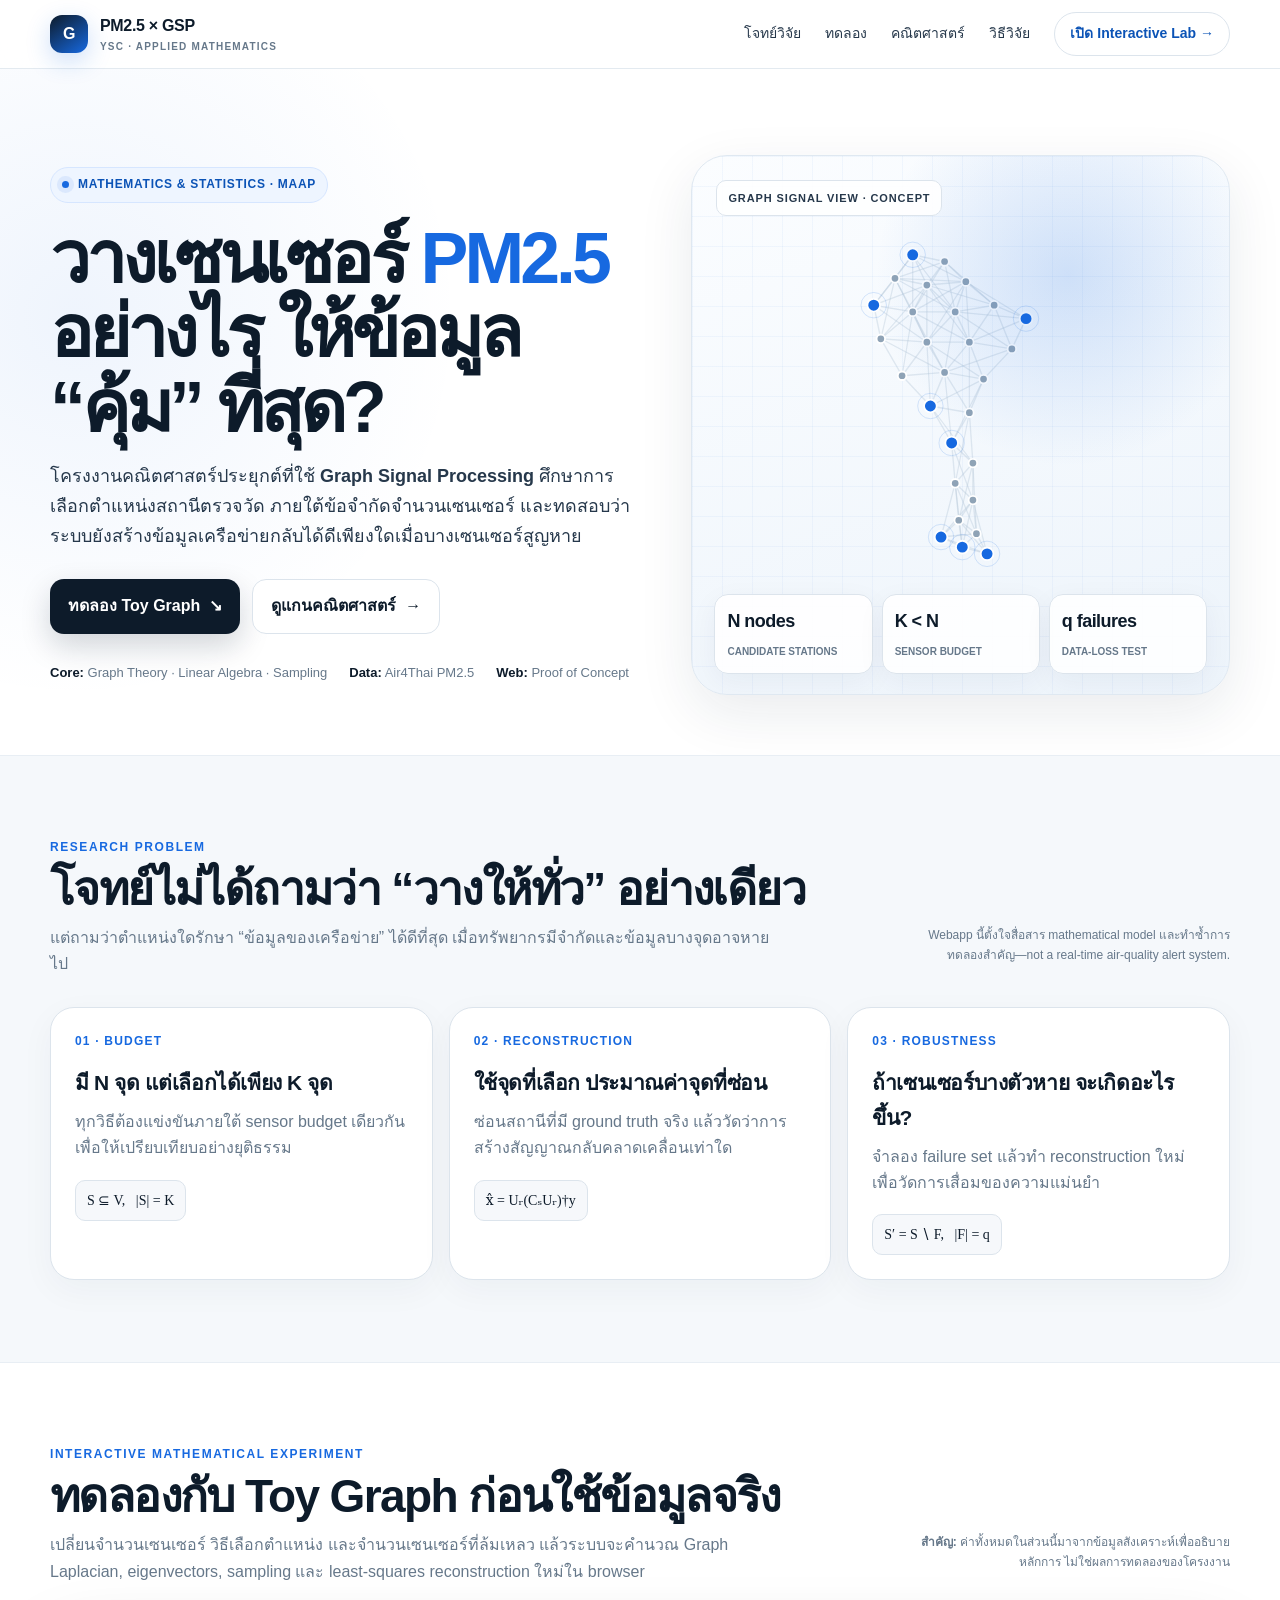
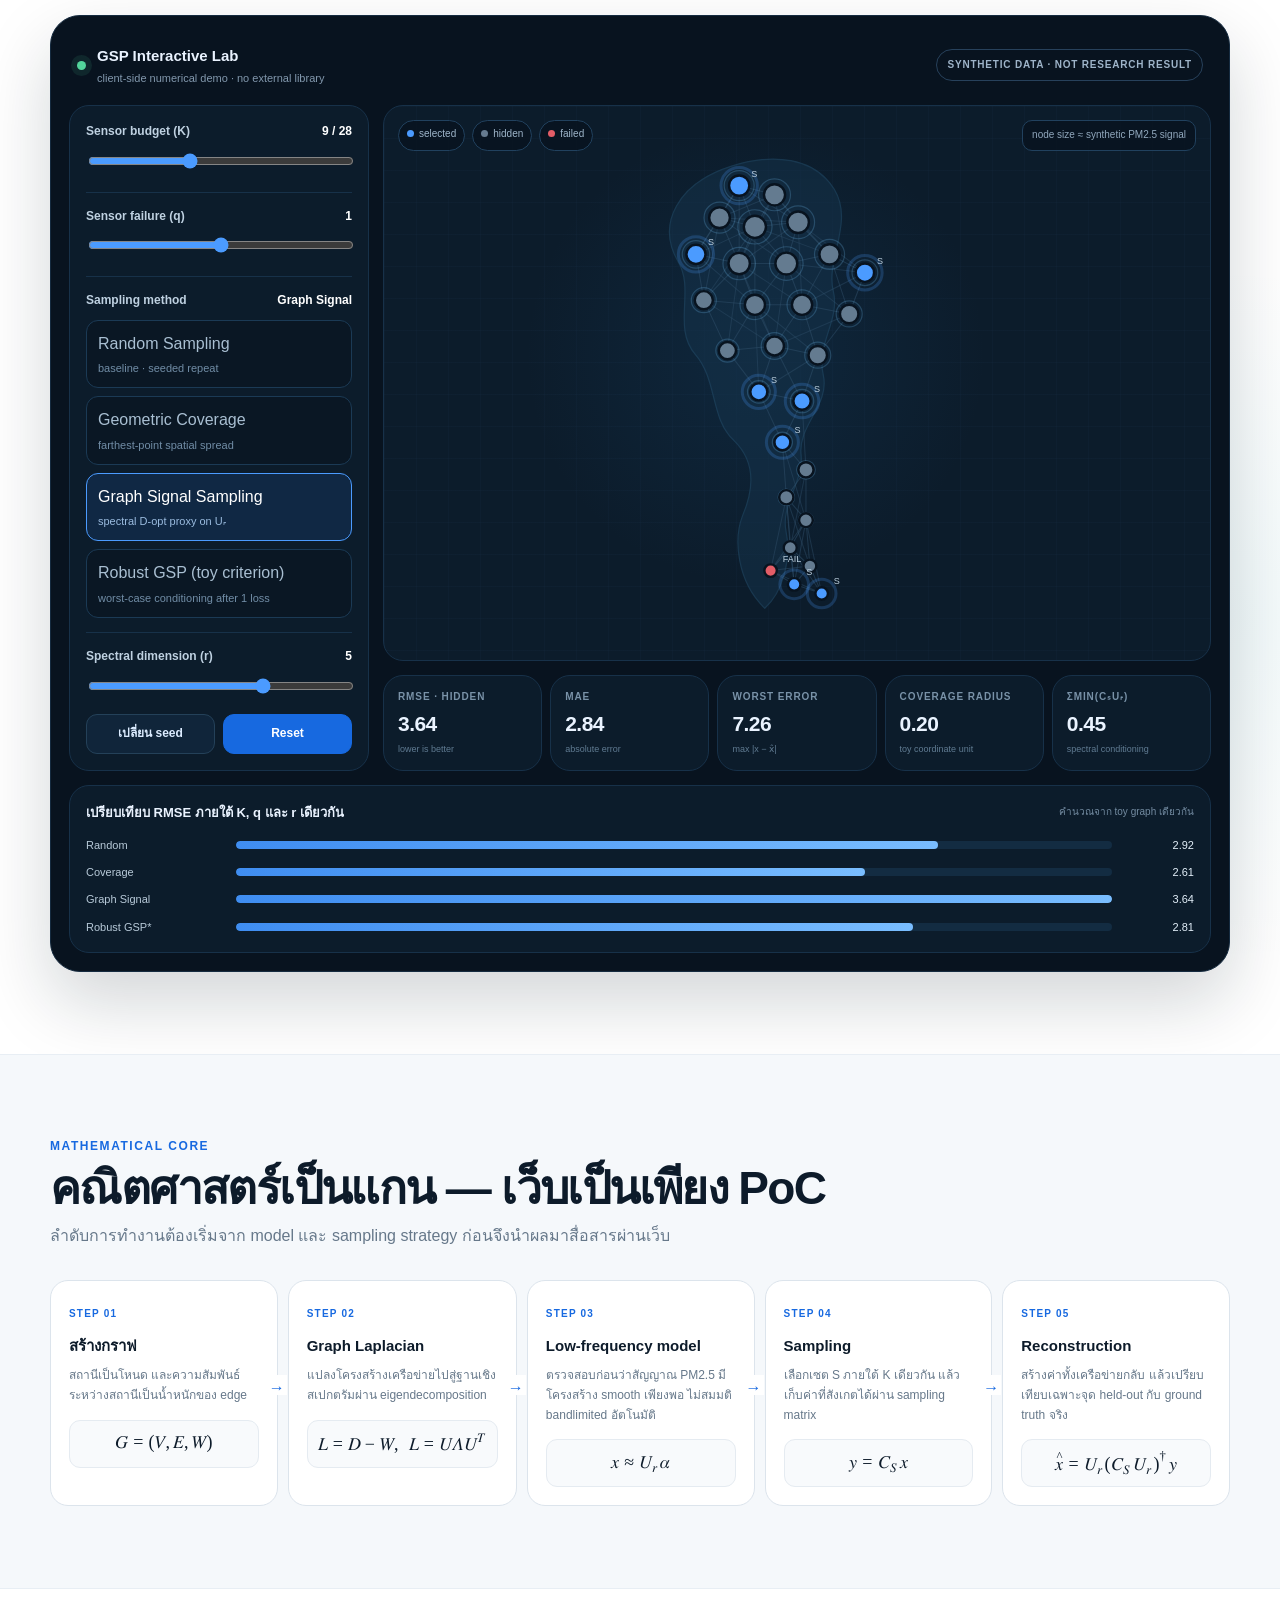
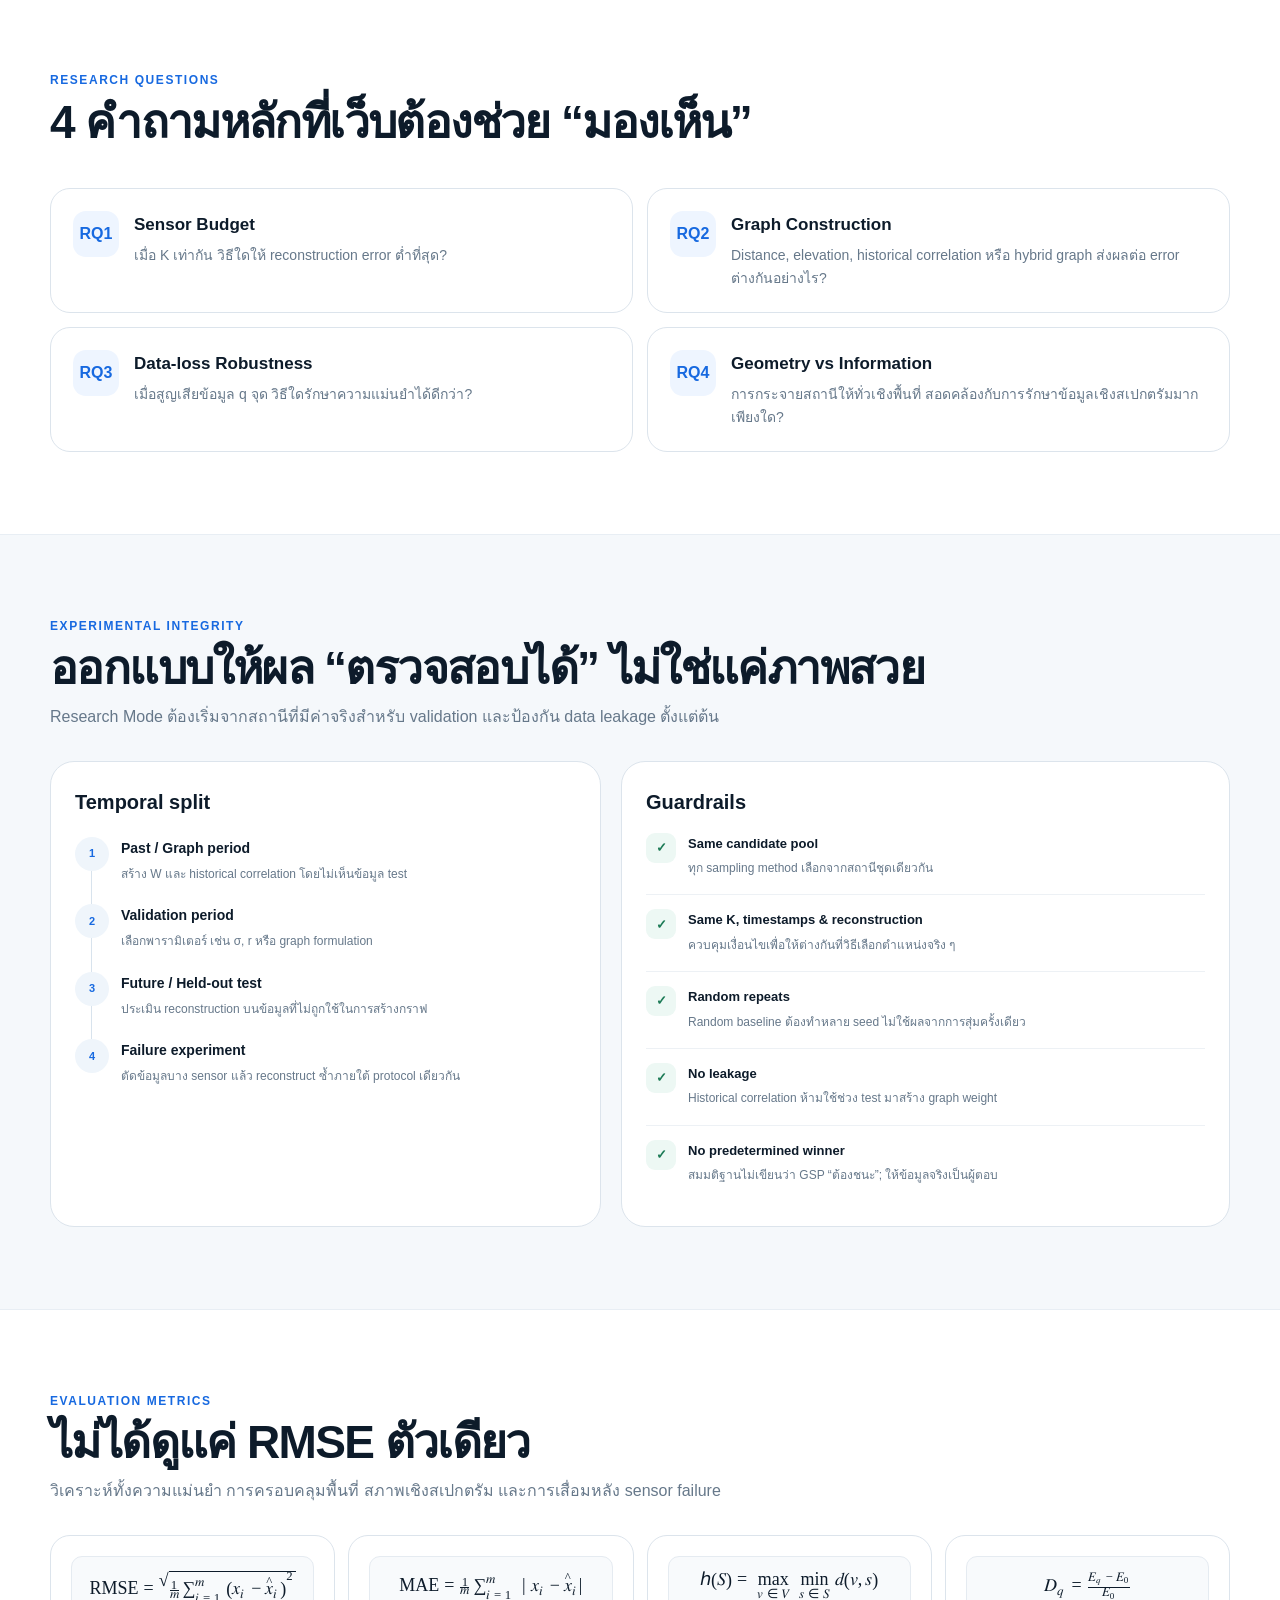
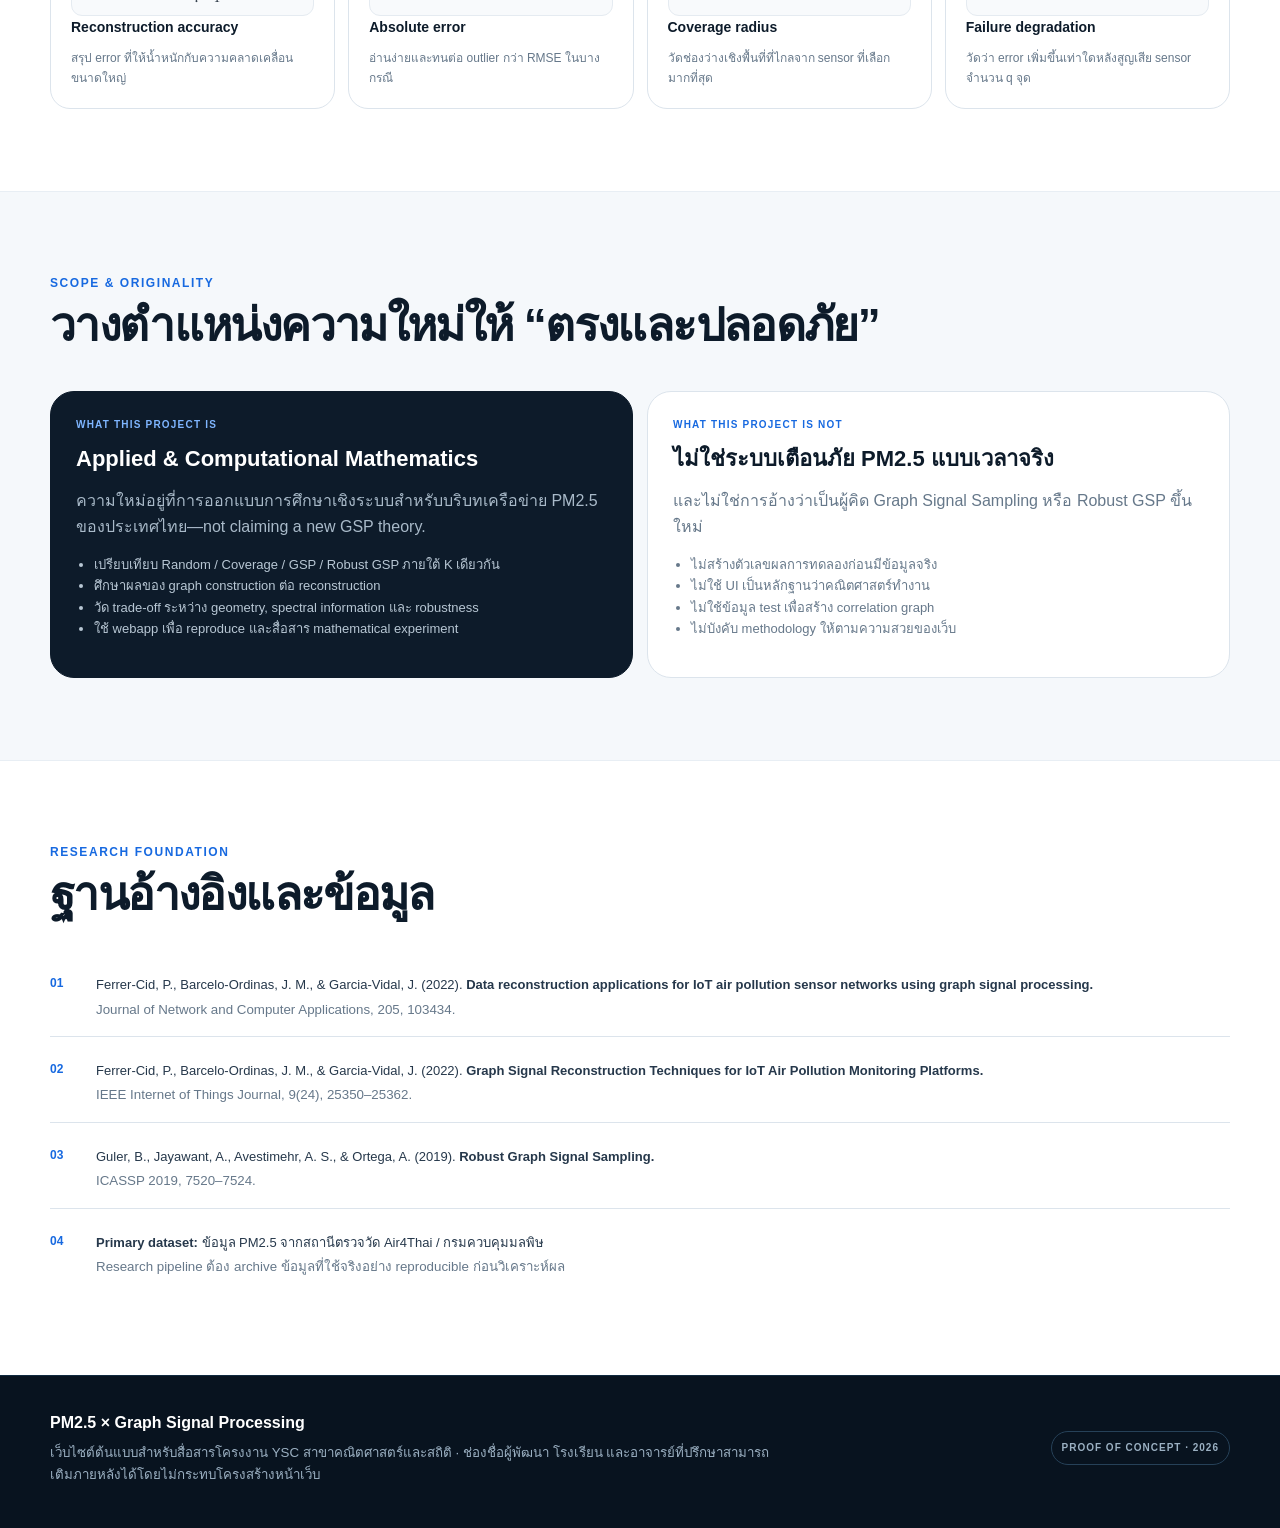
<file: index (5).html>
<!DOCTYPE html>
<html lang="th">
<head>
  <meta charset="utf-8" />
  <meta name="viewport" content="width=device-width, initial-scale=1" />
  <meta name="description" content="โครงงาน YSC: การประยุกต์ทฤษฎีสัญญาณบนกราฟเพื่อศึกษาการเลือกตำแหน่งเซนเซอร์ PM2.5 ภายใต้ข้อจำกัดจำนวนเซนเซอร์และการสูญเสียข้อมูล" />
  <meta name="theme-color" content="#f7f9fc" />
  <title>PM2.5 × Graph Signal Processing | YSC Mathematics Project</title>
  <style>
    :root{
      --ink:#0d1b2a;
      --ink-2:#26384b;
      --muted:#66788a;
      --line:#dce4ec;
      --paper:#ffffff;
      --wash:#f5f8fb;
      --blue:#1769e0;
      --blue-2:#0b53b6;
      --cyan:#0f97a8;
      --red:#c2414a;
      --amber:#b96a12;
      --green:#1b7a55;
      --shadow:0 18px 55px rgba(22,40,64,.09);
      --radius:24px;
      --radius-sm:16px;
      --max:1180px;
    }

    *{box-sizing:border-box}
    html{scroll-behavior:smooth}
    body{
      margin:0;
      color:var(--ink);
      background:
        radial-gradient(circle at 6% 5%, rgba(23,105,224,.07), transparent 24rem),
        radial-gradient(circle at 96% 35%, rgba(15,151,168,.055), transparent 22rem),
        var(--paper);
      font-family:"Noto Sans Thai","Leelawadee UI","Tahoma","Segoe UI",sans-serif;
      line-height:1.65;
      -webkit-font-smoothing:antialiased;
    }

    a{color:inherit;text-decoration:none}
    button,input,select{font:inherit}
    button{cursor:pointer}
    ::selection{background:rgba(23,105,224,.16)}
    .container{width:min(calc(100% - 40px),var(--max));margin:auto}

    .nav{
      position:sticky;top:0;z-index:50;
      backdrop-filter:blur(16px);
      background:rgba(255,255,255,.84);
      border-bottom:1px solid rgba(220,228,236,.78);
    }
    .nav-inner{
      height:68px;display:flex;align-items:center;justify-content:space-between;gap:24px;
    }
    .brand{display:flex;align-items:center;gap:12px;font-weight:850;letter-spacing:-.02em}
    .brand-mark{
      width:38px;height:38px;border-radius:12px;display:grid;place-items:center;
      color:white;background:linear-gradient(145deg,#0d1b2a,#1769e0);
      box-shadow:0 8px 24px rgba(23,105,224,.22)
    }
    .brand small{display:block;color:var(--muted);font-size:10px;font-weight:700;letter-spacing:.12em}
    .nav-links{display:flex;align-items:center;gap:24px;font-size:14px;color:var(--ink-2)}
    .nav-links a:hover{color:var(--blue)}
    .nav-cta{
      padding:9px 15px;border:1px solid var(--line);border-radius:999px;background:white;
      font-weight:750;color:var(--blue-2)
    }

    .hero{padding:86px 0 60px;overflow:hidden}
    .hero-grid{display:grid;grid-template-columns:1.04fr .96fr;gap:58px;align-items:center}
    .eyebrow{
      display:inline-flex;align-items:center;gap:9px;padding:7px 11px;border-radius:999px;
      background:#eef5ff;color:var(--blue-2);font-size:12px;font-weight:850;letter-spacing:.06em;
      border:1px solid #d6e6ff
    }
    .eyebrow-dot{width:7px;height:7px;border-radius:50%;background:var(--blue);box-shadow:0 0 0 5px rgba(23,105,224,.09)}
    h1{
      margin:18px 0 18px;font-size:clamp(40px,5.6vw,74px);line-height:1.04;letter-spacing:-.055em;
      max-width:780px
    }
    .hero-accent{color:var(--blue)}
    .hero-sub{
      max-width:690px;color:var(--ink-2);font-size:18px;margin:0 0 28px
    }
    .hero-actions{display:flex;gap:12px;flex-wrap:wrap;margin-bottom:28px}
    .btn{
      border:0;border-radius:14px;padding:13px 18px;font-weight:800;display:inline-flex;align-items:center;gap:9px;
      transition:.2s transform,.2s box-shadow,.2s background
    }
    .btn:hover{transform:translateY(-2px)}
    .btn-primary{background:var(--ink);color:white;box-shadow:0 12px 30px rgba(13,27,42,.18)}
    .btn-secondary{background:white;color:var(--ink);border:1px solid var(--line)}
    .hero-meta{display:flex;flex-wrap:wrap;gap:12px 22px;color:var(--muted);font-size:13px}
    .hero-meta strong{color:var(--ink)}

    .hero-visual{
      min-height:540px;position:relative;border-radius:36px;
      background:
        linear-gradient(rgba(23,105,224,.045) 1px,transparent 1px),
        linear-gradient(90deg,rgba(23,105,224,.045) 1px,transparent 1px),
        linear-gradient(160deg,#fbfdff,#edf4fb);
      background-size:30px 30px,30px 30px,auto;
      border:1px solid #dfe8f1;box-shadow:var(--shadow);overflow:hidden;
    }
    .hero-visual::after{
      content:"";position:absolute;inset:0;pointer-events:none;
      background:radial-gradient(circle at 70% 22%,rgba(23,105,224,.18),transparent 12rem)
    }
    .mini-label{
      position:absolute;z-index:3;top:24px;left:24px;padding:8px 11px;border-radius:10px;
      background:rgba(255,255,255,.9);border:1px solid var(--line);font-size:11px;font-weight:850;
      color:var(--ink-2);letter-spacing:.08em
    }
    #heroGraph{position:absolute;inset:56px 14px 96px;width:calc(100% - 28px);height:calc(100% - 152px)}
    .visual-bottom{
      position:absolute;left:22px;right:22px;bottom:20px;z-index:4;display:grid;grid-template-columns:repeat(3,1fr);gap:9px
    }
    .micro-card{
      padding:12px 12px 10px;background:rgba(255,255,255,.9);border:1px solid var(--line);border-radius:14px;
      box-shadow:0 8px 28px rgba(20,42,70,.05)
    }
    .micro-card b{display:block;font-size:18px;letter-spacing:-.03em}
    .micro-card span{font-size:10px;color:var(--muted);font-weight:750}

    .section{padding:82px 0}
    .section.soft{background:var(--wash);border-top:1px solid #e8eef4;border-bottom:1px solid #e8eef4}
    .section-head{display:flex;justify-content:space-between;align-items:end;gap:30px;margin-bottom:30px}
    .kicker{font-size:12px;color:var(--blue);font-weight:900;letter-spacing:.13em;text-transform:uppercase}
    h2{font-size:clamp(28px,4vw,46px);line-height:1.15;letter-spacing:-.035em;margin:5px 0 9px}
    .section-lead{max-width:720px;color:var(--muted);margin:0;font-size:16px}
    .section-note{max-width:330px;color:var(--muted);font-size:12px;text-align:right}

    .problem-grid{display:grid;grid-template-columns:repeat(3,1fr);gap:16px}
    .problem-card{
      border:1px solid var(--line);border-radius:var(--radius);padding:24px;background:white;min-height:230px;
      box-shadow:0 10px 34px rgba(20,42,70,.045)
    }
    .problem-no{color:var(--blue);font-size:12px;font-weight:900;letter-spacing:.1em}
    .problem-card h3{font-size:21px;margin:14px 0 8px;letter-spacing:-.02em}
    .problem-card p{color:var(--muted);margin:0}
    .formula-chip{
      display:inline-flex;margin-top:18px;padding:8px 11px;border-radius:10px;background:#f6f8fb;border:1px solid var(--line);
      font-family:"Cambria Math","STIX Two Math","Times New Roman",serif;font-size:14px;color:var(--ink)
    }

    .lab-shell{
      background:#08131f;color:#eaf3ff;border-radius:30px;padding:18px;border:1px solid #152b40;
      box-shadow:0 30px 70px rgba(9,25,41,.18)
    }
    .lab-top{
      display:flex;justify-content:space-between;align-items:center;gap:20px;padding:9px 8px 18px
    }
    .lab-title{display:flex;align-items:center;gap:11px}
    .status-dot{width:9px;height:9px;border-radius:50%;background:#52d49b;box-shadow:0 0 0 6px rgba(82,212,155,.1)}
    .lab-title b{font-size:15px}.lab-title span{display:block;color:#8298ad;font-size:11px}
    .toy-badge{font-size:10px;font-weight:850;letter-spacing:.08em;padding:7px 10px;border-radius:999px;border:1px solid #27415b;color:#9eb4c9}

    .lab-grid{display:grid;grid-template-columns:300px minmax(0,1fr);gap:14px}
    .control-panel,.viz-panel,.metric-panel,.compare-panel{
      border:1px solid #173149;background:#0c1c2b;border-radius:20px
    }
    .control-panel{padding:16px}
    .control-group{padding:14px 0;border-bottom:1px solid #173149}
    .control-group:first-child{padding-top:0}
    .control-group:last-child{border-bottom:0;padding-bottom:0}
    .control-head{display:flex;justify-content:space-between;gap:12px;align-items:center;margin-bottom:9px}
    .control-head label{font-size:12px;font-weight:800;color:#bfd1e1}
    .control-value{font-size:12px;color:#fff;font-weight:850}
    input[type="range"]{width:100%;accent-color:#4b9bff}
    select{
      width:100%;background:#0a1724;color:#eaf3ff;border:1px solid #244159;border-radius:11px;padding:10px
    }
    .method-list{display:grid;gap:8px}
    .method-btn{
      text-align:left;background:#0a1724;color:#a9bfd2;border:1px solid #1b3a55;border-radius:12px;padding:10px 11px;
      transition:.18s
    }
    .method-btn:hover,.method-btn.active{border-color:#4b9bff;color:#fff;background:#102844}
    .method-btn span{display:block;font-size:11px;color:#718da6;margin-top:2px}
    .method-btn.active span{color:#9bbce0}
    .control-actions{display:grid;grid-template-columns:1fr 1fr;gap:8px;margin-top:12px}
    .lab-btn{
      border-radius:11px;border:1px solid #244159;background:#10253a;color:#dcecff;padding:9px 10px;font-size:12px;font-weight:800
    }
    .lab-btn.primary{background:#1769e0;border-color:#1769e0;color:white}

    .viz-stack{display:grid;grid-template-rows:minmax(430px,1fr) auto;gap:14px}
    .viz-panel{position:relative;overflow:hidden;min-height:430px}
    .viz-toolbar{
      position:absolute;top:14px;left:14px;right:14px;display:flex;justify-content:space-between;z-index:5;pointer-events:none
    }
    .viz-toolbar > *{pointer-events:auto}
    .legend{display:flex;gap:7px;flex-wrap:wrap}
    .legend span{background:rgba(8,19,31,.82);border:1px solid #21415e;border-radius:999px;padding:5px 8px;font-size:10px;color:#9fb6cb}
    .legend i{display:inline-block;width:7px;height:7px;border-radius:50%;margin-right:5px}
    .legend .l-selected i{background:#4b9bff}.legend .l-hidden i{background:#667b90}.legend .l-failed i{background:#e35d67}
    .viz-caption{
      background:rgba(8,19,31,.82);border:1px solid #21415e;border-radius:10px;padding:6px 9px;font-size:10px;color:#91a8bd
    }
    #graphSvg{width:100%;height:100%;min-height:430px;display:block;background:
      radial-gradient(circle at 45% 45%,rgba(28,90,142,.18),transparent 42%),
      linear-gradient(rgba(57,97,129,.055) 1px,transparent 1px),
      linear-gradient(90deg,rgba(57,97,129,.055) 1px,transparent 1px);
      background-size:auto,32px 32px,32px 32px
    }
    .thailand-ghost{fill:#15324a;stroke:#234e6c;stroke-width:1.2;opacity:.55}
    .edge{stroke:#31516c;stroke-width:1;opacity:.42}
    .node-halo{fill:none;stroke:#4b9bff;stroke-width:3;opacity:.22}
    .node{stroke:#08131f;stroke-width:2.4}
    .node.hidden{fill:#647b90}.node.selected{fill:#4b9bff}.node.failed{fill:#e35d67}
    .node-label{font-size:9px;fill:#bdd0df;pointer-events:none}
    .signal-ring{fill:none;stroke:#76c7ff;stroke-width:1.2;opacity:.22}

    .metric-row{display:grid;grid-template-columns:repeat(5,1fr);gap:8px}
    .metric-panel{padding:13px 14px}
    .metric-label{font-size:10px;color:#7992a8;text-transform:uppercase;letter-spacing:.09em;font-weight:800}
    .metric-value{font-size:21px;font-weight:880;letter-spacing:-.025em;margin-top:2px}
    .metric-sub{font-size:9px;color:#607b92}
    .metric-value.good{color:#6bd5a5}.metric-value.warn{color:#f0bd72}

    .compare-panel{margin-top:14px;padding:16px}
    .compare-head{display:flex;justify-content:space-between;gap:14px;align-items:center;margin-bottom:13px}
    .compare-head b{font-size:13px}.compare-head span{font-size:10px;color:#738ba1}
    .compare-list{display:grid;gap:9px}
    .compare-row{display:grid;grid-template-columns:140px 1fr 72px;gap:10px;align-items:center;font-size:11px}
    .compare-name{color:#b8cad9}
    .bar-track{height:8px;border-radius:999px;background:#132c42;overflow:hidden}
    .bar-fill{height:100%;border-radius:999px;background:linear-gradient(90deg,#3f8df1,#79bdff);width:30%}
    .compare-num{text-align:right;color:#e4f0fa;font-variant-numeric:tabular-nums}

    .math-flow{display:grid;grid-template-columns:repeat(5,1fr);gap:10px}
    .math-step{
      position:relative;border:1px solid var(--line);border-radius:18px;padding:18px;background:#fff;min-height:190px
    }
    .math-step:not(:last-child)::after{
      content:"→";position:absolute;right:-10px;top:42%;z-index:2;width:20px;height:20px;display:grid;place-items:center;
      background:white;color:var(--blue);font-weight:900
    }
    .math-step .step-no{font-size:10px;color:var(--blue);font-weight:900;letter-spacing:.12em}
    .math-step h3{font-size:15px;margin:9px 0 7px}
    .math-step p{font-size:12px;color:var(--muted);margin:0}
    .eq{
      min-height:48px;margin:14px 0 0;padding:10px;border:1px solid #e5ebf1;background:#f8fafc;border-radius:11px;
      display:flex;align-items:center;justify-content:center;overflow-x:auto;
      font-family:"Cambria Math","STIX Two Math","Times New Roman",serif
    }
    math{font-family:"Cambria Math","STIX Two Math","Times New Roman",serif;font-size:18px}

    .rq-grid{display:grid;grid-template-columns:repeat(2,1fr);gap:14px}
    .rq{
      border:1px solid var(--line);border-radius:20px;padding:22px;background:white;display:grid;grid-template-columns:auto 1fr;gap:15px
    }
    .rq-code{width:46px;height:46px;border-radius:13px;display:grid;place-items:center;background:#eef5ff;color:var(--blue);font-weight:900}
    .rq h3{margin:0 0 5px;font-size:17px}.rq p{margin:0;color:var(--muted);font-size:14px}

    .integrity-grid{display:grid;grid-template-columns:.95fr 1.05fr;gap:20px}
    .timeline-card,.integrity-card{border:1px solid var(--line);background:white;border-radius:24px;padding:24px}
    .timeline{display:grid;gap:0;margin-top:18px}
    .timeline-item{display:grid;grid-template-columns:34px 1fr;gap:12px;position:relative;padding-bottom:18px}
    .timeline-item:last-child{padding-bottom:0}
    .timeline-item:not(:last-child)::before{content:"";position:absolute;left:16px;top:30px;bottom:0;width:1px;background:#d8e3ed}
    .timeline-dot{width:34px;height:34px;border-radius:50%;display:grid;place-items:center;background:#eff5fb;color:var(--blue);font-size:11px;font-weight:900;z-index:1}
    .timeline-item b{display:block;font-size:14px}.timeline-item span{font-size:12px;color:var(--muted)}
    .integrity-card h3,.timeline-card h3{margin:0;font-size:20px}
    .guardrail{display:flex;gap:12px;align-items:flex-start;padding:14px 0;border-bottom:1px solid #edf1f5}
    .guardrail:last-child{border-bottom:0}
    .guardrail-icon{width:30px;height:30px;border-radius:9px;display:grid;place-items:center;background:#edf8f4;color:var(--green);font-size:13px;font-weight:900;flex:0 0 auto}
    .guardrail b{font-size:13px;display:block}.guardrail span{font-size:12px;color:var(--muted)}

    .metric-cards{display:grid;grid-template-columns:repeat(4,1fr);gap:13px}
    .metric-card{border:1px solid var(--line);border-radius:20px;padding:20px;background:white}
    .metric-card h3{margin:0 0 10px;font-size:14px}.metric-card p{font-size:12px;color:var(--muted);margin:10px 0 0}
    .metric-card .eq{min-height:60px;margin-top:0}

    .scope-grid{display:grid;grid-template-columns:1fr 1fr;gap:14px}
    .scope-card{border-radius:24px;padding:25px;border:1px solid var(--line);background:white}
    .scope-card.primary{background:#0d1b2a;color:white;border-color:#0d1b2a}
    .scope-card .scope-tag{font-size:10px;font-weight:900;letter-spacing:.12em;color:var(--blue)}
    .scope-card.primary .scope-tag{color:#7fb6ff}
    .scope-card h3{font-size:22px;margin:7px 0 11px}
    .scope-card p{margin:0;color:var(--muted)}
    .scope-card.primary p{color:#a9bac9}
    .scope-card ul{padding-left:18px;color:var(--muted);font-size:13px}
    .scope-card.primary ul{color:#b8c7d4}

    .refs{display:grid;gap:9px}
    .ref{
      display:grid;grid-template-columns:34px 1fr;gap:12px;padding:14px 0;border-bottom:1px solid var(--line)
    }
    .ref:last-child{border-bottom:0}
    .ref-no{color:var(--blue);font-weight:900;font-size:12px}
    .ref p{margin:0;font-size:13px;color:var(--ink-2)}
    .ref small{color:var(--muted)}

    .footer{
      padding:34px 0 42px;background:#08131f;color:#9bb0c2;border-top:1px solid #102a40
    }
    .footer-grid{display:flex;justify-content:space-between;gap:28px;align-items:center}
    .footer b{color:white}.footer small{display:block;max-width:720px;margin-top:5px}
    .foot-badge{border:1px solid #264158;padding:8px 10px;border-radius:999px;font-size:10px;letter-spacing:.1em;font-weight:850}

    .reveal{opacity:0;transform:translateY(14px);transition:.55s ease}
    .reveal.visible{opacity:1;transform:none}

    @media (max-width:1000px){
      .hero-grid{grid-template-columns:1fr}.hero-visual{min-height:500px}
      .lab-grid{grid-template-columns:1fr}.control-panel{display:grid;grid-template-columns:repeat(2,1fr);gap:0 20px}
      .control-group{border-bottom:1px solid #173149}
      .math-flow{grid-template-columns:repeat(2,1fr)}.math-step:not(:last-child)::after{display:none}
      .metric-cards{grid-template-columns:repeat(2,1fr)}
      .integrity-grid{grid-template-columns:1fr}
    }
    @media (max-width:760px){
      .container{width:min(calc(100% - 24px),var(--max))}
      .nav-links a:not(.nav-cta){display:none}
      .hero{padding-top:56px}.hero-grid{gap:34px}.hero-sub{font-size:16px}
      .problem-grid,.rq-grid,.scope-grid{grid-template-columns:1fr}
      .section{padding:60px 0}.section-head{display:block}.section-note{text-align:left;margin-top:10px}
      .lab-shell{padding:10px;border-radius:22px}.control-panel{grid-template-columns:1fr}
      .viz-panel,#graphSvg{min-height:390px}
      .metric-row{grid-template-columns:repeat(2,1fr)}
      .metric-row .metric-panel:last-child{grid-column:span 2}
      .compare-row{grid-template-columns:100px 1fr 58px}
      .math-flow,.metric-cards{grid-template-columns:1fr}
      .footer-grid{display:block}.foot-badge{display:inline-block;margin-top:18px}
      .visual-bottom{grid-template-columns:1fr 1fr}.visual-bottom .micro-card:last-child{display:none}
    }
  </style>
</head>
<body>
  <nav class="nav">
    <div class="container nav-inner">
      <a class="brand" href="#top" aria-label="กลับด้านบน">
        <span class="brand-mark">G</span>
        <span>PM2.5 × GSP<small>YSC · APPLIED MATHEMATICS</small></span>
      </a>
      <div class="nav-links">
        <a href="#problem">โจทย์วิจัย</a>
        <a href="#experiment">ทดลอง</a>
        <a href="#math">คณิตศาสตร์</a>
        <a href="#method">วิธีวิจัย</a>
        <a class="nav-cta" href="#experiment">เปิด Interactive Lab →</a>
      </div>
    </div>
  </nav>

  <main id="top">
    <section class="hero">
      <div class="container hero-grid">
        <div class="reveal">
          <span class="eyebrow"><span class="eyebrow-dot"></span> MATHEMATICS & STATISTICS · MAAP</span>
          <h1>วางเซนเซอร์ <span class="hero-accent">PM2.5</span><br/>อย่างไร ให้ข้อมูล “คุ้ม” ที่สุด?</h1>
          <p class="hero-sub">
            โครงงานคณิตศาสตร์ประยุกต์ที่ใช้ <strong>Graph Signal Processing</strong> ศึกษาการเลือกตำแหน่งสถานีตรวจวัด
            ภายใต้ข้อจำกัดจำนวนเซนเซอร์ และทดสอบว่าระบบยังสร้างข้อมูลเครือข่ายกลับได้ดีเพียงใดเมื่อบางเซนเซอร์สูญหาย
          </p>
          <div class="hero-actions">
            <a class="btn btn-primary" href="#experiment">ทดลอง Toy Graph <span>↘</span></a>
            <a class="btn btn-secondary" href="#math">ดูแกนคณิตศาสตร์ <span>→</span></a>
          </div>
          <div class="hero-meta">
            <span><strong>Core:</strong> Graph Theory · Linear Algebra · Sampling</span>
            <span><strong>Data:</strong> Air4Thai PM2.5</span>
            <span><strong>Web:</strong> Proof of Concept</span>
          </div>
        </div>

        <div class="hero-visual reveal" aria-label="ภาพเครือข่ายเชิงแนวคิด">
          <div class="mini-label">GRAPH SIGNAL VIEW · CONCEPT</div>
          <svg id="heroGraph" viewBox="0 0 560 410" role="img" aria-label="โครงข่ายสถานี PM2.5 แบบกราฟ"></svg>
          <div class="visual-bottom">
            <div class="micro-card"><b>N nodes</b><span>CANDIDATE STATIONS</span></div>
            <div class="micro-card"><b>K &lt; N</b><span>SENSOR BUDGET</span></div>
            <div class="micro-card"><b>q failures</b><span>DATA-LOSS TEST</span></div>
          </div>
        </div>
      </div>
    </section>

    <section class="section soft" id="problem">
      <div class="container">
        <div class="section-head reveal">
          <div>
            <div class="kicker">Research problem</div>
            <h2>โจทย์ไม่ได้ถามว่า “วางให้ทั่ว” อย่างเดียว</h2>
            <p class="section-lead">แต่ถามว่าตำแหน่งใดรักษา “ข้อมูลของเครือข่าย” ได้ดีที่สุด เมื่อทรัพยากรมีจำกัดและข้อมูลบางจุดอาจหายไป</p>
          </div>
          <p class="section-note">Webapp นี้ตั้งใจสื่อสาร mathematical model และทำซ้ำการทดลองสำคัญ—not a real-time air-quality alert system.</p>
        </div>
        <div class="problem-grid">
          <article class="problem-card reveal">
            <div class="problem-no">01 · BUDGET</div>
            <h3>มี N จุด แต่เลือกได้เพียง K จุด</h3>
            <p>ทุกวิธีต้องแข่งขันภายใต้ sensor budget เดียวกัน เพื่อให้เปรียบเทียบอย่างยุติธรรม</p>
            <div class="formula-chip">S ⊆ V, &nbsp; |S| = K</div>
          </article>
          <article class="problem-card reveal">
            <div class="problem-no">02 · RECONSTRUCTION</div>
            <h3>ใช้จุดที่เลือก ประมาณค่าจุดที่ซ่อน</h3>
            <p>ซ่อนสถานีที่มี ground truth จริง แล้ววัดว่าการสร้างสัญญาณกลับคลาดเคลื่อนเท่าใด</p>
            <div class="formula-chip">x̂ = Uᵣ(CₛUᵣ)†y</div>
          </article>
          <article class="problem-card reveal">
            <div class="problem-no">03 · ROBUSTNESS</div>
            <h3>ถ้าเซนเซอร์บางตัวหาย จะเกิดอะไรขึ้น?</h3>
            <p>จำลอง failure set แล้วทำ reconstruction ใหม่ เพื่อวัดการเสื่อมของความแม่นยำ</p>
            <div class="formula-chip">S′ = S ∖ F, &nbsp; |F| = q</div>
          </article>
        </div>
      </div>
    </section>

    <section class="section" id="experiment">
      <div class="container">
        <div class="section-head reveal">
          <div>
            <div class="kicker">Interactive mathematical experiment</div>
            <h2>ทดลองกับ Toy Graph ก่อนใช้ข้อมูลจริง</h2>
            <p class="section-lead">
              เปลี่ยนจำนวนเซนเซอร์ วิธีเลือกตำแหน่ง และจำนวนเซนเซอร์ที่ล้มเหลว แล้วระบบจะคำนวณ Graph Laplacian,
              eigenvectors, sampling และ least-squares reconstruction ใหม่ใน browser
            </p>
          </div>
          <p class="section-note"><strong>สำคัญ:</strong> ค่าทั้งหมดในส่วนนี้มาจากข้อมูลสังเคราะห์เพื่ออธิบายหลักการ ไม่ใช่ผลการทดลองของโครงงาน</p>
        </div>

        <div class="lab-shell reveal">
          <div class="lab-top">
            <div class="lab-title"><span class="status-dot"></span><div><b>GSP Interactive Lab</b><span>client-side numerical demo · no external library</span></div></div>
            <span class="toy-badge">SYNTHETIC DATA · NOT RESEARCH RESULT</span>
          </div>

          <div class="lab-grid">
            <aside class="control-panel">
              <div class="control-group">
                <div class="control-head"><label for="budget">Sensor budget (K)</label><span class="control-value" id="budgetValue">9 / 28</span></div>
                <input id="budget" type="range" min="6" max="14" step="1" value="9"/>
              </div>

              <div class="control-group">
                <div class="control-head"><label for="failure">Sensor failure (q)</label><span class="control-value" id="failureValue">1</span></div>
                <input id="failure" type="range" min="0" max="2" step="1" value="1"/>
              </div>

              <div class="control-group">
                <div class="control-head"><label>Sampling method</label><span class="control-value" id="methodValue">Graph Signal</span></div>
                <div class="method-list" id="methodList">
                  <button class="method-btn" data-method="random">Random Sampling<span>baseline · seeded repeat</span></button>
                  <button class="method-btn" data-method="coverage">Geometric Coverage<span>farthest-point spatial spread</span></button>
                  <button class="method-btn active" data-method="gsp">Graph Signal Sampling<span>spectral D-opt proxy on Uᵣ</span></button>
                  <button class="method-btn" data-method="robust">Robust GSP (toy criterion)<span>worst-case conditioning after 1 loss</span></button>
                </div>
              </div>

              <div class="control-group">
                <div class="control-head"><label for="rank">Spectral dimension (r)</label><span class="control-value" id="rankValue">5</span></div>
                <input id="rank" type="range" min="3" max="6" step="1" value="5"/>
                <div class="control-actions">
                  <button class="lab-btn" id="newRandom">เปลี่ยน seed</button>
                  <button class="lab-btn primary" id="resetLab">Reset</button>
                </div>
              </div>
            </aside>

            <div class="viz-stack">
              <div class="viz-panel">
                <div class="viz-toolbar">
                  <div class="legend">
                    <span class="l-selected"><i></i>selected</span>
                    <span class="l-hidden"><i></i>hidden</span>
                    <span class="l-failed"><i></i>failed</span>
                  </div>
                  <span class="viz-caption">node size ≈ synthetic PM2.5 signal</span>
                </div>
                <svg id="graphSvg" viewBox="0 0 820 500" role="img" aria-label="Interactive graph signal reconstruction">
                  <path class="thailand-ghost" d="M345,35 C292,52 270,92 292,130 C309,158 286,195 309,222 C331,247 324,286 347,307 C369,328 368,354 356,382 C347,405 350,447 378,474 C395,459 405,427 399,397 C394,370 417,348 414,321 C411,292 443,272 436,242 C429,211 453,188 446,159 C438,128 467,91 447,58 C427,26 386,22 345,35 Z"/>
                </svg>
              </div>

              <div class="metric-row">
                <div class="metric-panel"><div class="metric-label">RMSE · hidden</div><div class="metric-value" id="mRmse">—</div><div class="metric-sub">lower is better</div></div>
                <div class="metric-panel"><div class="metric-label">MAE</div><div class="metric-value" id="mMae">—</div><div class="metric-sub">absolute error</div></div>
                <div class="metric-panel"><div class="metric-label">Worst error</div><div class="metric-value" id="mMax">—</div><div class="metric-sub">max |x − x̂|</div></div>
                <div class="metric-panel"><div class="metric-label">Coverage radius</div><div class="metric-value" id="mCoverage">—</div><div class="metric-sub">toy coordinate unit</div></div>
                <div class="metric-panel"><div class="metric-label">σmin(CₛUᵣ)</div><div class="metric-value" id="mSigma">—</div><div class="metric-sub">spectral conditioning</div></div>
              </div>
            </div>
          </div>

          <div class="compare-panel">
            <div class="compare-head"><b>เปรียบเทียบ RMSE ภายใต้ K, q และ r เดียวกัน</b><span>คำนวณจาก toy graph เดียวกัน</span></div>
            <div class="compare-list" id="compareList"></div>
          </div>
        </div>
      </div>
    </section>

    <section class="section soft" id="math">
      <div class="container">
        <div class="section-head reveal">
          <div>
            <div class="kicker">Mathematical core</div>
            <h2>คณิตศาสตร์เป็นแกน — เว็บเป็นเพียง PoC</h2>
            <p class="section-lead">ลำดับการทำงานต้องเริ่มจาก model และ sampling strategy ก่อนจึงนำผลมาสื่อสารผ่านเว็บ</p>
          </div>
        </div>

        <div class="math-flow">
          <article class="math-step reveal">
            <span class="step-no">STEP 01</span><h3>สร้างกราฟ</h3>
            <p>สถานีเป็นโหนด และความสัมพันธ์ระหว่างสถานีเป็นน้ำหนักของ edge</p>
            <div class="eq"><math><mrow><mi>G</mi><mo>=</mo><mo>(</mo><mi>V</mi><mo>,</mo><mi>E</mi><mo>,</mo><mi>W</mi><mo>)</mo></mrow></math></div>
          </article>
          <article class="math-step reveal">
            <span class="step-no">STEP 02</span><h3>Graph Laplacian</h3>
            <p>แปลงโครงสร้างเครือข่ายไปสู่ฐานเชิงสเปกตรัมผ่าน eigendecomposition</p>
            <div class="eq"><math><mrow><mi>L</mi><mo>=</mo><mi>D</mi><mo>−</mo><mi>W</mi><mo>,</mo><mspace width=".4em"/><mi>L</mi><mo>=</mo><mi>U</mi><mi>Λ</mi><msup><mi>U</mi><mi>T</mi></msup></mrow></math></div>
          </article>
          <article class="math-step reveal">
            <span class="step-no">STEP 03</span><h3>Low-frequency model</h3>
            <p>ตรวจสอบก่อนว่าสัญญาณ PM2.5 มีโครงสร้าง smooth เพียงพอ ไม่สมมติ bandlimited อัตโนมัติ</p>
            <div class="eq"><math><mrow><mi>x</mi><mo>≈</mo><msub><mi>U</mi><mi>r</mi></msub><mi>α</mi></mrow></math></div>
          </article>
          <article class="math-step reveal">
            <span class="step-no">STEP 04</span><h3>Sampling</h3>
            <p>เลือกเซต S ภายใต้ K เดียวกัน แล้วเก็บค่าที่สังเกตได้ผ่าน sampling matrix</p>
            <div class="eq"><math><mrow><mi>y</mi><mo>=</mo><msub><mi>C</mi><mi>S</mi></msub><mi>x</mi></mrow></math></div>
          </article>
          <article class="math-step reveal">
            <span class="step-no">STEP 05</span><h3>Reconstruction</h3>
            <p>สร้างค่าทั้งเครือข่ายกลับ แล้วเปรียบเทียบเฉพาะจุด held-out กับ ground truth จริง</p>
            <div class="eq"><math><mrow><mover><mi>x</mi><mo>^</mo></mover><mo>=</mo><msub><mi>U</mi><mi>r</mi></msub><msup><mrow><mo>(</mo><msub><mi>C</mi><mi>S</mi></msub><msub><mi>U</mi><mi>r</mi></msub><mo>)</mo></mrow><mo>†</mo></msup><mi>y</mi></mrow></math></div>
          </article>
        </div>
      </div>
    </section>

    <section class="section" id="questions">
      <div class="container">
        <div class="section-head reveal">
          <div><div class="kicker">Research questions</div><h2>4 คำถามหลักที่เว็บต้องช่วย “มองเห็น”</h2></div>
        </div>
        <div class="rq-grid">
          <article class="rq reveal"><div class="rq-code">RQ1</div><div><h3>Sensor Budget</h3><p>เมื่อ K เท่ากัน วิธีใดให้ reconstruction error ต่ำที่สุด?</p></div></article>
          <article class="rq reveal"><div class="rq-code">RQ2</div><div><h3>Graph Construction</h3><p>Distance, elevation, historical correlation หรือ hybrid graph ส่งผลต่อ error ต่างกันอย่างไร?</p></div></article>
          <article class="rq reveal"><div class="rq-code">RQ3</div><div><h3>Data-loss Robustness</h3><p>เมื่อสูญเสียข้อมูล q จุด วิธีใดรักษาความแม่นยำได้ดีกว่า?</p></div></article>
          <article class="rq reveal"><div class="rq-code">RQ4</div><div><h3>Geometry vs Information</h3><p>การกระจายสถานีให้ทั่วเชิงพื้นที่ สอดคล้องกับการรักษาข้อมูลเชิงสเปกตรัมมากเพียงใด?</p></div></article>
        </div>
      </div>
    </section>

    <section class="section soft" id="method">
      <div class="container">
        <div class="section-head reveal">
          <div>
            <div class="kicker">Experimental integrity</div>
            <h2>ออกแบบให้ผล “ตรวจสอบได้” ไม่ใช่แค่ภาพสวย</h2>
            <p class="section-lead">Research Mode ต้องเริ่มจากสถานีที่มีค่าจริงสำหรับ validation และป้องกัน data leakage ตั้งแต่ต้น</p>
          </div>
        </div>

        <div class="integrity-grid">
          <article class="timeline-card reveal">
            <h3>Temporal split</h3>
            <div class="timeline">
              <div class="timeline-item"><div class="timeline-dot">1</div><div><b>Past / Graph period</b><span>สร้าง W และ historical correlation โดยไม่เห็นข้อมูล test</span></div></div>
              <div class="timeline-item"><div class="timeline-dot">2</div><div><b>Validation period</b><span>เลือกพารามิเตอร์ เช่น σ, r หรือ graph formulation</span></div></div>
              <div class="timeline-item"><div class="timeline-dot">3</div><div><b>Future / Held-out test</b><span>ประเมิน reconstruction บนข้อมูลที่ไม่ถูกใช้ในการสร้างกราฟ</span></div></div>
              <div class="timeline-item"><div class="timeline-dot">4</div><div><b>Failure experiment</b><span>ตัดข้อมูลบาง sensor แล้ว reconstruct ซ้ำภายใต้ protocol เดียวกัน</span></div></div>
            </div>
          </article>

          <article class="integrity-card reveal">
            <h3>Guardrails</h3>
            <div class="guardrail"><div class="guardrail-icon">✓</div><div><b>Same candidate pool</b><span>ทุก sampling method เลือกจากสถานีชุดเดียวกัน</span></div></div>
            <div class="guardrail"><div class="guardrail-icon">✓</div><div><b>Same K, timestamps & reconstruction</b><span>ควบคุมเงื่อนไขเพื่อให้ต่างกันที่วิธีเลือกตำแหน่งจริง ๆ</span></div></div>
            <div class="guardrail"><div class="guardrail-icon">✓</div><div><b>Random repeats</b><span>Random baseline ต้องทำหลาย seed ไม่ใช้ผลจากการสุ่มครั้งเดียว</span></div></div>
            <div class="guardrail"><div class="guardrail-icon">✓</div><div><b>No leakage</b><span>Historical correlation ห้ามใช้ช่วง test มาสร้าง graph weight</span></div></div>
            <div class="guardrail"><div class="guardrail-icon">✓</div><div><b>No predetermined winner</b><span>สมมติฐานไม่เขียนว่า GSP “ต้องชนะ”; ให้ข้อมูลจริงเป็นผู้ตอบ</span></div></div>
          </article>
        </div>
      </div>
    </section>

    <section class="section" id="metrics">
      <div class="container">
        <div class="section-head reveal">
          <div><div class="kicker">Evaluation metrics</div><h2>ไม่ได้ดูแค่ RMSE ตัวเดียว</h2><p class="section-lead">วิเคราะห์ทั้งความแม่นยำ การครอบคลุมพื้นที่ สภาพเชิงสเปกตรัม และการเสื่อมหลัง sensor failure</p></div>
        </div>
        <div class="metric-cards">
          <article class="metric-card reveal"><div class="eq"><math><mrow><mi>RMSE</mi><mo>=</mo><msqrt><mfrac><mn>1</mn><mi>m</mi></mfrac><munderover><mo>∑</mo><mrow><mi>i</mi><mo>=</mo><mn>1</mn></mrow><mi>m</mi></munderover><msup><mrow><mo>(</mo><msub><mi>x</mi><mi>i</mi></msub><mo>−</mo><msub><mover><mi>x</mi><mo>^</mo></mover><mi>i</mi></msub><mo>)</mo></mrow><mn>2</mn></msup></msqrt></mrow></math></div><h3>Reconstruction accuracy</h3><p>สรุป error ที่ให้น้ำหนักกับความคลาดเคลื่อนขนาดใหญ่</p></article>
          <article class="metric-card reveal"><div class="eq"><math><mrow><mi>MAE</mi><mo>=</mo><mfrac><mn>1</mn><mi>m</mi></mfrac><munderover><mo>∑</mo><mrow><mi>i</mi><mo>=</mo><mn>1</mn></mrow><mi>m</mi></munderover><mo>|</mo><msub><mi>x</mi><mi>i</mi></msub><mo>−</mo><msub><mover><mi>x</mi><mo>^</mo></mover><mi>i</mi></msub><mo>|</mo></mrow></math></div><h3>Absolute error</h3><p>อ่านง่ายและทนต่อ outlier กว่า RMSE ในบางกรณี</p></article>
          <article class="metric-card reveal"><div class="eq"><math><mrow><mi>h</mi><mo>(</mo><mi>S</mi><mo>)</mo><mo>=</mo><munder><mo>max</mo><mrow><mi>v</mi><mo>∈</mo><mi>V</mi></mrow></munder><munder><mo>min</mo><mrow><mi>s</mi><mo>∈</mo><mi>S</mi></mrow></munder><mi>d</mi><mo>(</mo><mi>v</mi><mo>,</mo><mi>s</mi><mo>)</mo></mrow></math></div><h3>Coverage radius</h3><p>วัดช่องว่างเชิงพื้นที่ที่ไกลจาก sensor ที่เลือกมากที่สุด</p></article>
          <article class="metric-card reveal"><div class="eq"><math><mrow><msub><mi>D</mi><mi>q</mi></msub><mo>=</mo><mfrac><mrow><msub><mi>E</mi><mi>q</mi></msub><mo>−</mo><msub><mi>E</mi><mn>0</mn></msub></mrow><msub><mi>E</mi><mn>0</mn></msub></mfrac></mrow></math></div><h3>Failure degradation</h3><p>วัดว่า error เพิ่มขึ้นเท่าใดหลังสูญเสีย sensor จำนวน q จุด</p></article>
        </div>
      </div>
    </section>

    <section class="section soft" id="scope">
      <div class="container">
        <div class="section-head reveal">
          <div><div class="kicker">Scope & originality</div><h2>วางตำแหน่งความใหม่ให้ “ตรงและปลอดภัย”</h2></div>
        </div>
        <div class="scope-grid">
          <article class="scope-card primary reveal">
            <div class="scope-tag">WHAT THIS PROJECT IS</div>
            <h3>Applied & Computational Mathematics</h3>
            <p>ความใหม่อยู่ที่การออกแบบการศึกษาเชิงระบบสำหรับบริบทเครือข่าย PM2.5 ของประเทศไทย—not claiming a new GSP theory.</p>
            <ul>
              <li>เปรียบเทียบ Random / Coverage / GSP / Robust GSP ภายใต้ K เดียวกัน</li>
              <li>ศึกษาผลของ graph construction ต่อ reconstruction</li>
              <li>วัด trade-off ระหว่าง geometry, spectral information และ robustness</li>
              <li>ใช้ webapp เพื่อ reproduce และสื่อสาร mathematical experiment</li>
            </ul>
          </article>
          <article class="scope-card reveal">
            <div class="scope-tag">WHAT THIS PROJECT IS NOT</div>
            <h3>ไม่ใช่ระบบเตือนภัย PM2.5 แบบเวลาจริง</h3>
            <p>และไม่ใช่การอ้างว่าเป็นผู้คิด Graph Signal Sampling หรือ Robust GSP ขึ้นใหม่</p>
            <ul>
              <li>ไม่สร้างตัวเลขผลการทดลองก่อนมีข้อมูลจริง</li>
              <li>ไม่ใช้ UI เป็นหลักฐานว่าคณิตศาสตร์ทำงาน</li>
              <li>ไม่ใช้ข้อมูล test เพื่อสร้าง correlation graph</li>
              <li>ไม่บังคับ methodology ให้ตามความสวยของเว็บ</li>
            </ul>
          </article>
        </div>
      </div>
    </section>

    <section class="section" id="references">
      <div class="container">
        <div class="section-head reveal">
          <div><div class="kicker">Research foundation</div><h2>ฐานอ้างอิงและข้อมูล</h2></div>
        </div>
        <div class="refs reveal">
          <div class="ref"><div class="ref-no">01</div><div><p>Ferrer-Cid, P., Barcelo-Ordinas, J. M., & Garcia-Vidal, J. (2022). <strong>Data reconstruction applications for IoT air pollution sensor networks using graph signal processing.</strong></p><small>Journal of Network and Computer Applications, 205, 103434.</small></div></div>
          <div class="ref"><div class="ref-no">02</div><div><p>Ferrer-Cid, P., Barcelo-Ordinas, J. M., & Garcia-Vidal, J. (2022). <strong>Graph Signal Reconstruction Techniques for IoT Air Pollution Monitoring Platforms.</strong></p><small>IEEE Internet of Things Journal, 9(24), 25350–25362.</small></div></div>
          <div class="ref"><div class="ref-no">03</div><div><p>Guler, B., Jayawant, A., Avestimehr, A. S., & Ortega, A. (2019). <strong>Robust Graph Signal Sampling.</strong></p><small>ICASSP 2019, 7520–7524.</small></div></div>
          <div class="ref"><div class="ref-no">04</div><div><p><strong>Primary dataset:</strong> ข้อมูล PM2.5 จากสถานีตรวจวัด Air4Thai / กรมควบคุมมลพิษ</p><small>Research pipeline ต้อง archive ข้อมูลที่ใช้จริงอย่าง reproducible ก่อนวิเคราะห์ผล</small></div></div>
        </div>
      </div>
    </section>
  </main>

  <footer class="footer">
    <div class="container footer-grid">
      <div>
        <b>PM2.5 × Graph Signal Processing</b>
        <small>เว็บไซต์ต้นแบบสำหรับสื่อสารโครงงาน YSC สาขาคณิตศาสตร์และสถิติ · ช่องชื่อผู้พัฒนา โรงเรียน และอาจารย์ที่ปรึกษาสามารถเติมภายหลังได้โดยไม่กระทบโครงสร้างหน้าเว็บ</small>
      </div>
      <span class="foot-badge">PROOF OF CONCEPT · 2026</span>
    </div>
  </footer>

<script>
(() => {
  "use strict";

  const NODES = [
    [0.34,0.08],[0.43,0.10],[0.29,0.15],[0.38,0.17],[0.49,0.16],[0.23,0.23],[0.34,0.25],
    [0.46,0.25],[0.57,0.23],[0.66,0.27],[0.25,0.33],[0.38,0.34],[0.50,0.34],[0.62,0.36],
    [0.31,0.44],[0.43,0.43],[0.54,0.45],[0.39,0.53],[0.50,0.55],[0.45,0.64],[0.51,0.70],
    [0.46,0.76],[0.51,0.81],[0.47,0.87],[0.52,0.91],[0.48,0.95],[0.55,0.97],[0.42,0.92]
  ];

  const labels = [
    "N1","N2","N3","N4","N5","N6","N7","N8","N9","N10","N11","N12","N13","N14",
    "N15","N16","N17","N18","N19","N20","N21","N22","N23","N24","N25","N26","N27","N28"
  ];

  const trueSignal = NODES.map(([x,y],i) => {
    const north = 17 * Math.exp(-((x-.38)**2/0.075 + (y-.17)**2/0.045));
    const central = 8 * Math.exp(-((x-.48)**2/0.07 + (y-.47)**2/0.075));
    const smooth = 9*Math.sin(1.6*x + .55) + 6*Math.cos(2.1*y-.3) + 4*x;
    return 18 + north + central + smooth;
  });

  const dist = (a,b) => Math.hypot(NODES[a][0]-NODES[b][0], NODES[a][1]-NODES[b][1]);

  function zeros(r,c){ return Array.from({length:r},()=>Array(c).fill(0)); }
  function identity(n){ const A=zeros(n,n); for(let i=0;i<n;i++) A[i][i]=1; return A; }
  function transpose(A){ return A[0].map((_,j)=>A.map(row=>row[j])); }
  function matMul(A,B){
    const r=A.length, k=B.length, c=B[0].length, C=zeros(r,c);
    for(let i=0;i<r;i++) for(let t=0;t<k;t++){
      const ait=A[i][t]; if(Math.abs(ait)<1e-15) continue;
      for(let j=0;j<c;j++) C[i][j]+=ait*B[t][j];
    }
    return C;
  }
  function matVec(A,v){ return A.map(row=>row.reduce((s,x,j)=>s+x*v[j],0)); }
  function clone(A){ return A.map(r=>r.slice()); }

  function jacobiEigen(A, maxIter=250, eps=1e-11){
    const n=A.length, D=clone(A), V=identity(n);
    for(let iter=0;iter<maxIter;iter++){
      let p=0,q=1,max=0;
      for(let i=0;i<n;i++) for(let j=i+1;j<n;j++){
        const val=Math.abs(D[i][j]); if(val>max){max=val;p=i;q=j;}
      }
      if(max<eps) break;
      const app=D[p][p], aqq=D[q][q], apq=D[p][q];
      const phi=.5*Math.atan2(2*apq, aqq-app);
      const c=Math.cos(phi), s=Math.sin(phi);

      for(let k=0;k<n;k++){
        if(k!==p && k!==q){
          const dkp=D[k][p], dkq=D[k][q];
          D[k][p]=D[p][k]=c*dkp-s*dkq;
          D[k][q]=D[q][k]=s*dkp+c*dkq;
        }
      }
      D[p][p]=c*c*app - 2*s*c*apq + s*s*aqq;
      D[q][q]=s*s*app + 2*s*c*apq + c*c*aqq;
      D[p][q]=D[q][p]=0;
      for(let k=0;k<n;k++){
        const vkp=V[k][p], vkq=V[k][q];
        V[k][p]=c*vkp-s*vkq;
        V[k][q]=s*vkp+c*vkq;
      }
    }
    const pairs=Array.from({length:n},(_,i)=>({val:D[i][i], vec:V.map(r=>r[i])})).sort((a,b)=>a.val-b.val);
    return {values:pairs.map(p=>p.val), vectors:pairs.map(p=>p.vec)};
  }

  function invert(A){
    const n=A.length, M=A.map((r,i)=>r.concat(identity(n)[i]));
    for(let col=0;col<n;col++){
      let pivot=col;
      for(let r=col+1;r<n;r++) if(Math.abs(M[r][col])>Math.abs(M[pivot][col])) pivot=r;
      if(Math.abs(M[pivot][col])<1e-12) return null;
      [M[col],M[pivot]]=[M[pivot],M[col]];
      const d=M[col][col];
      for(let j=0;j<2*n;j++) M[col][j]/=d;
      for(let r=0;r<n;r++) if(r!==col){
        const f=M[r][col];
        for(let j=0;j<2*n;j++) M[r][j]-=f*M[col][j];
      }
    }
    return M.map(r=>r.slice(n));
  }

  function logDetSPD(A){
    const n=A.length, L=zeros(n,n);
    for(let i=0;i<n;i++){
      for(let j=0;j<=i;j++){
        let s=A[i][j];
        for(let k=0;k<j;k++) s-=L[i][k]*L[j][k];
        if(i===j){
          if(s<=1e-14) return -1e12;
          L[i][j]=Math.sqrt(s);
        } else L[i][j]=s/L[j][j];
      }
    }
    return 2*L.reduce((sum,row,i)=>sum+Math.log(row[i]),0);
  }

  function buildGraph(){
    const sigma=.205, W=zeros(NODES.length,NODES.length);
    for(let i=0;i<NODES.length;i++) for(let j=i+1;j<NODES.length;j++){
      const d=dist(i,j), w=Math.exp(-(d*d)/(2*sigma*sigma));
      if(d<.34){ W[i][j]=W[j][i]=w; }
    }
    // guaranteed local chain connectivity by nearest neighbor
    for(let i=0;i<NODES.length;i++){
      let best=-1,bd=Infinity;
      for(let j=0;j<NODES.length;j++) if(i!==j && dist(i,j)<bd){bd=dist(i,j);best=j;}
      if(best>=0 && W[i][best]===0){ const w=Math.exp(-(bd*bd)/(2*sigma*sigma)); W[i][best]=W[best][i]=w; }
    }
    const L=zeros(NODES.length,NODES.length);
    for(let i=0;i<NODES.length;i++){
      let degree=0;
      for(let j=0;j<NODES.length;j++) degree+=W[i][j];
      L[i][i]=degree;
      for(let j=0;j<NODES.length;j++) if(i!==j) L[i][j]=-W[i][j];
    }
    const eig=jacobiEigen(L,900,1e-10);
    return {W,L,eig};
  }

  const graph=buildGraph();

  function Urank(r){
    const U=zeros(NODES.length,r);
    for(let j=0;j<r;j++){
      const v=graph.eig.vectors[j];
      for(let i=0;i<NODES.length;i++) U[i][j]=v[i];
    }
    return U;
  }

  function gramFor(indices,U,lambda=1e-8){
    const r=U[0].length, G=zeros(r,r);
    for(const idx of indices){
      for(let a=0;a<r;a++) for(let b=0;b<r;b++) G[a][b]+=U[idx][a]*U[idx][b];
    }
    for(let a=0;a<r;a++) G[a][a]+=lambda;
    return G;
  }

  function sigmaMin(indices,U){
    if(!indices.length) return 0;
    const G=gramFor(indices,U,0);
    const vals=jacobiEigen(G,160,1e-12).values;
    return Math.sqrt(Math.max(0,vals[0]||0));
  }

  let seed=4;
  function rng(){
    seed = (seed*1664525 + 1013904223) >>> 0;
    return seed/4294967296;
  }

  function randomSelection(K,localSeed){
    const old=seed; seed=localSeed;
    const a=[...Array(NODES.length).keys()];
    for(let i=a.length-1;i>0;i--){ const j=Math.floor(rng()*(i+1)); [a[i],a[j]]=[a[j],a[i]]; }
    seed=old; return a.slice(0,K);
  }

  function coverageSelection(K){
    const selected=[0];
    while(selected.length<K){
      let best=-1,bestD=-1;
      for(let i=0;i<NODES.length;i++) if(!selected.includes(i)){
        const dmin=Math.min(...selected.map(j=>dist(i,j)));
        if(dmin>bestD){bestD=dmin;best=i;}
      }
      selected.push(best);
    }
    return selected;
  }

  function gspSelection(K,U){
    const selected=[];
    while(selected.length<K){
      let best=-1,bestScore=-Infinity;
      for(let i=0;i<NODES.length;i++) if(!selected.includes(i)){
        const score=logDetSPD(gramFor(selected.concat(i),U,1e-5));
        if(score>bestScore){bestScore=score;best=i;}
      }
      selected.push(best);
    }
    return selected;
  }

  function robustSelection(K,U){
    const selected=[];
    while(selected.length<K){
      let best=-1,bestScore=-Infinity;
      for(let i=0;i<NODES.length;i++) if(!selected.includes(i)){
        const candidate=selected.concat(i);
        let score;
        if(candidate.length<=U[0].length){
          score=logDetSPD(gramFor(candidate,U,1e-5));
        }else{
          let worst=Infinity;
          for(let d=0;d<candidate.length;d++){
            const kept=candidate.filter((_,idx)=>idx!==d);
            worst=Math.min(worst,sigmaMin(kept,U));
          }
          const coverageBonus=Math.min(...selected.map(s=>dist(i,s)).concat([.3]));
          score=100*worst + .06*coverageBonus;
        }
        if(score>bestScore){bestScore=score;best=i;}
      }
      selected.push(best);
    }
    return selected;
  }

  function select(method,K,U,localSeed){
    if(method==="random") return randomSelection(K,localSeed);
    if(method==="coverage") return coverageSelection(K);
    if(method==="robust") return robustSelection(K,U);
    return gspSelection(K,U);
  }

  function failureSet(selected,q,localSeed){
    if(q<=0) return [];
    const old=seed;seed=localSeed*17+31;
    const tmp=selected.slice();
    for(let i=tmp.length-1;i>0;i--){ const j=Math.floor(rng()*(i+1)); [tmp[i],tmp[j]]=[tmp[j],tmp[i]]; }
    seed=old; return tmp.slice(0,Math.min(q,tmp.length));
  }

  function reconstruct(selected,failed,U){
    const active=selected.filter(i=>!failed.includes(i));
    const r=U[0].length;
    const A=active.map(i=>U[i].slice());
    const y=active.map(i=>trueSignal[i]);
    const At=transpose(A);
    let G=matMul(At,A);
    for(let i=0;i<r;i++) G[i][i]+=1e-7;
    const inv=invert(G);
    let alpha=Array(r).fill(0);
    if(inv){
      const Aty=matVec(At,y);
      alpha=matVec(inv,Aty);
    }
    const xhat=matVec(U,alpha);
    return {active,xhat};
  }

  function metrics(selected,failed,U){
    const {active,xhat}=reconstruct(selected,failed,U);
    const hidden=[...Array(NODES.length).keys()].filter(i=>!active.includes(i));
    const errs=hidden.map(i=>trueSignal[i]-xhat[i]);
    const rmse=Math.sqrt(errs.reduce((s,e)=>s+e*e,0)/Math.max(1,errs.length));
    const mae=errs.reduce((s,e)=>s+Math.abs(e),0)/Math.max(1,errs.length);
    const max=Math.max(...errs.map(Math.abs));
    let coverage=0;
    for(let i=0;i<NODES.length;i++){
      const dm=Math.min(...active.map(s=>dist(i,s)));
      if(dm>coverage) coverage=dm;
    }
    const sigma=sigmaMin(active,U);
    return {rmse,mae,max,coverage,sigma,active,xhat,hidden};
  }

  const state={method:"gsp",K:9,q:1,r:5,seed:17};

  const budget=document.getElementById("budget");
  const failure=document.getElementById("failure");
  const rank=document.getElementById("rank");
  const methodValue=document.getElementById("methodValue");
  const methodNames={random:"Random",coverage:"Coverage",gsp:"Graph Signal",robust:"Robust GSP"};

  function renderHero(){
    const svg=document.getElementById("heroGraph"), W=graph.W;
    const X=x=>95+x*390, Y=y=>10+y*370;
    let s='<g opacity=".7">';
    for(let i=0;i<NODES.length;i++) for(let j=i+1;j<NODES.length;j++) if(W[i][j]>.58){
      s+=`<line x1="${X(NODES[i][0])}" y1="${Y(NODES[i][1])}" x2="${X(NODES[j][0])}" y2="${Y(NODES[j][1])}" stroke="#9cb3c8" stroke-width="${.7+W[i][j]}" opacity=".38"/>`;
    }
    s+='</g>';
    const chosen=gspSelection(8,Urank(5));
    for(let i=0;i<NODES.length;i++){
      const c=chosen.includes(i)?"#1769e0":"#8fa3b6", r=chosen.includes(i)?7:4.7;
      s+=`<circle cx="${X(NODES[i][0])}" cy="${Y(NODES[i][1])}" r="${r}" fill="${c}" stroke="#fff" stroke-width="2"/>`;
      if(chosen.includes(i)) s+=`<circle cx="${X(NODES[i][0])}" cy="${Y(NODES[i][1])}" r="${r+7}" fill="none" stroke="#1769e0" stroke-width="1" opacity=".18"/>`;
    }
    svg.innerHTML=s;
  }

  function drawGraph(selected,failed,M){
    const svg=document.getElementById("graphSvg");
    const X=x=>220+x*390, Y=y=>18+y*455;
    let s='<path class="thailand-ghost" d="M345,35 C292,52 270,92 292,130 C309,158 286,195 309,222 C331,247 324,286 347,307 C369,328 368,354 356,382 C347,405 350,447 378,474 C395,459 405,427 399,397 C394,370 417,348 414,321 C411,292 443,272 436,242 C429,211 453,188 446,159 C438,128 467,91 447,58 C427,26 386,22 345,35 Z"/>';
    for(let i=0;i<NODES.length;i++) for(let j=i+1;j<NODES.length;j++) if(graph.W[i][j]>.60){
      s+=`<line class="edge" x1="${X(NODES[i][0])}" y1="${Y(NODES[i][1])}" x2="${X(NODES[j][0])}" y2="${Y(NODES[j][1])}" style="opacity:${0.14+graph.W[i][j]*.42}"/>`;
    }
    const minS=Math.min(...trueSignal), maxS=Math.max(...trueSignal);
    for(let i=0;i<NODES.length;i++){
      const norm=(trueSignal[i]-minS)/(maxS-minS);
      const isFailed=failed.includes(i), isSelected=selected.includes(i);
      const cls=isFailed?"failed":(isSelected?"selected":"hidden");
      const rr=6.2+norm*4.8;
      if(isSelected && !isFailed) s+=`<circle class="node-halo" cx="${X(NODES[i][0])}" cy="${Y(NODES[i][1])}" r="${rr+8}"/>`;
      s+=`<circle class="signal-ring" cx="${X(NODES[i][0])}" cy="${Y(NODES[i][1])}" r="${rr+norm*6}"/>`;
      s+=`<circle class="node ${cls}" cx="${X(NODES[i][0])}" cy="${Y(NODES[i][1])}" r="${rr}"><title>${labels[i]} · synthetic signal ${trueSignal[i].toFixed(1)}</title></circle>`;
      if(isSelected) s+=`<text class="node-label" x="${X(NODES[i][0])+12}" y="${Y(NODES[i][1])-9}">${isFailed?"FAIL":"S"}</text>`;
    }
    svg.innerHTML=s;
  }

  function calcMethod(method,U){
    const sel=select(method,state.K,U,state.seed);
    const fail=failureSet(sel,state.q,state.seed+9);
    return {sel,fail,m:metrics(sel,fail,U)};
  }

  function update(){
    state.K=+budget.value; state.q=+failure.value; state.r=+rank.value;
    if(state.r>=state.K) state.r=Math.max(3,state.K-1);
    rank.value=state.r;
    document.getElementById("budgetValue").textContent=`${state.K} / ${NODES.length}`;
    document.getElementById("failureValue").textContent=state.q;
    document.getElementById("rankValue").textContent=state.r;
    methodValue.textContent=methodNames[state.method];

    const U=Urank(state.r);
    const cur=calcMethod(state.method,U);
    drawGraph(cur.sel,cur.fail,cur.m);

    const fmt=n=>Number.isFinite(n)?n.toFixed(2):"—";
    document.getElementById("mRmse").textContent=fmt(cur.m.rmse);
    document.getElementById("mMae").textContent=fmt(cur.m.mae);
    document.getElementById("mMax").textContent=fmt(cur.m.max);
    document.getElementById("mCoverage").textContent=fmt(cur.m.coverage);
    document.getElementById("mSigma").textContent=fmt(cur.m.sigma);

    const results=["random","coverage","gsp","robust"].map(method=>({method,...calcMethod(method,U)}));
    const maxRM=Math.max(...results.map(x=>x.m.rmse),1e-6);
    const compare=document.getElementById("compareList");
    compare.innerHTML=results.map(x=>{
      const w=Math.max(5,100*x.m.rmse/maxRM);
      const tag=x.method==="robust"?"Robust GSP*":methodNames[x.method];
      return `<div class="compare-row"><div class="compare-name">${tag}</div><div class="bar-track"><div class="bar-fill" style="width:${w}%"></div></div><div class="compare-num">${x.m.rmse.toFixed(2)}</div></div>`;
    }).join("");
  }

  document.querySelectorAll(".method-btn").forEach(btn=>btn.addEventListener("click",()=>{
    document.querySelectorAll(".method-btn").forEach(x=>x.classList.remove("active"));
    btn.classList.add("active"); state.method=btn.dataset.method; update();
  }));
  [budget,failure,rank].forEach(el=>el.addEventListener("input",update));
  document.getElementById("newRandom").addEventListener("click",()=>{state.seed+=11;update()});
  document.getElementById("resetLab").addEventListener("click",()=>{
    state.method="gsp";state.K=9;state.q=1;state.r=5;state.seed=17;
    budget.value=9;failure.value=1;rank.value=5;
    document.querySelectorAll(".method-btn").forEach(x=>x.classList.toggle("active",x.dataset.method==="gsp"));
    update();
  });

  const io=new IntersectionObserver(entries=>entries.forEach(e=>{if(e.isIntersecting)e.target.classList.add("visible")}),{threshold:.08});
  document.querySelectorAll(".reveal").forEach(el=>io.observe(el));

  renderHero();
  update();
})();
</script>
</body>
</html>
</file>
